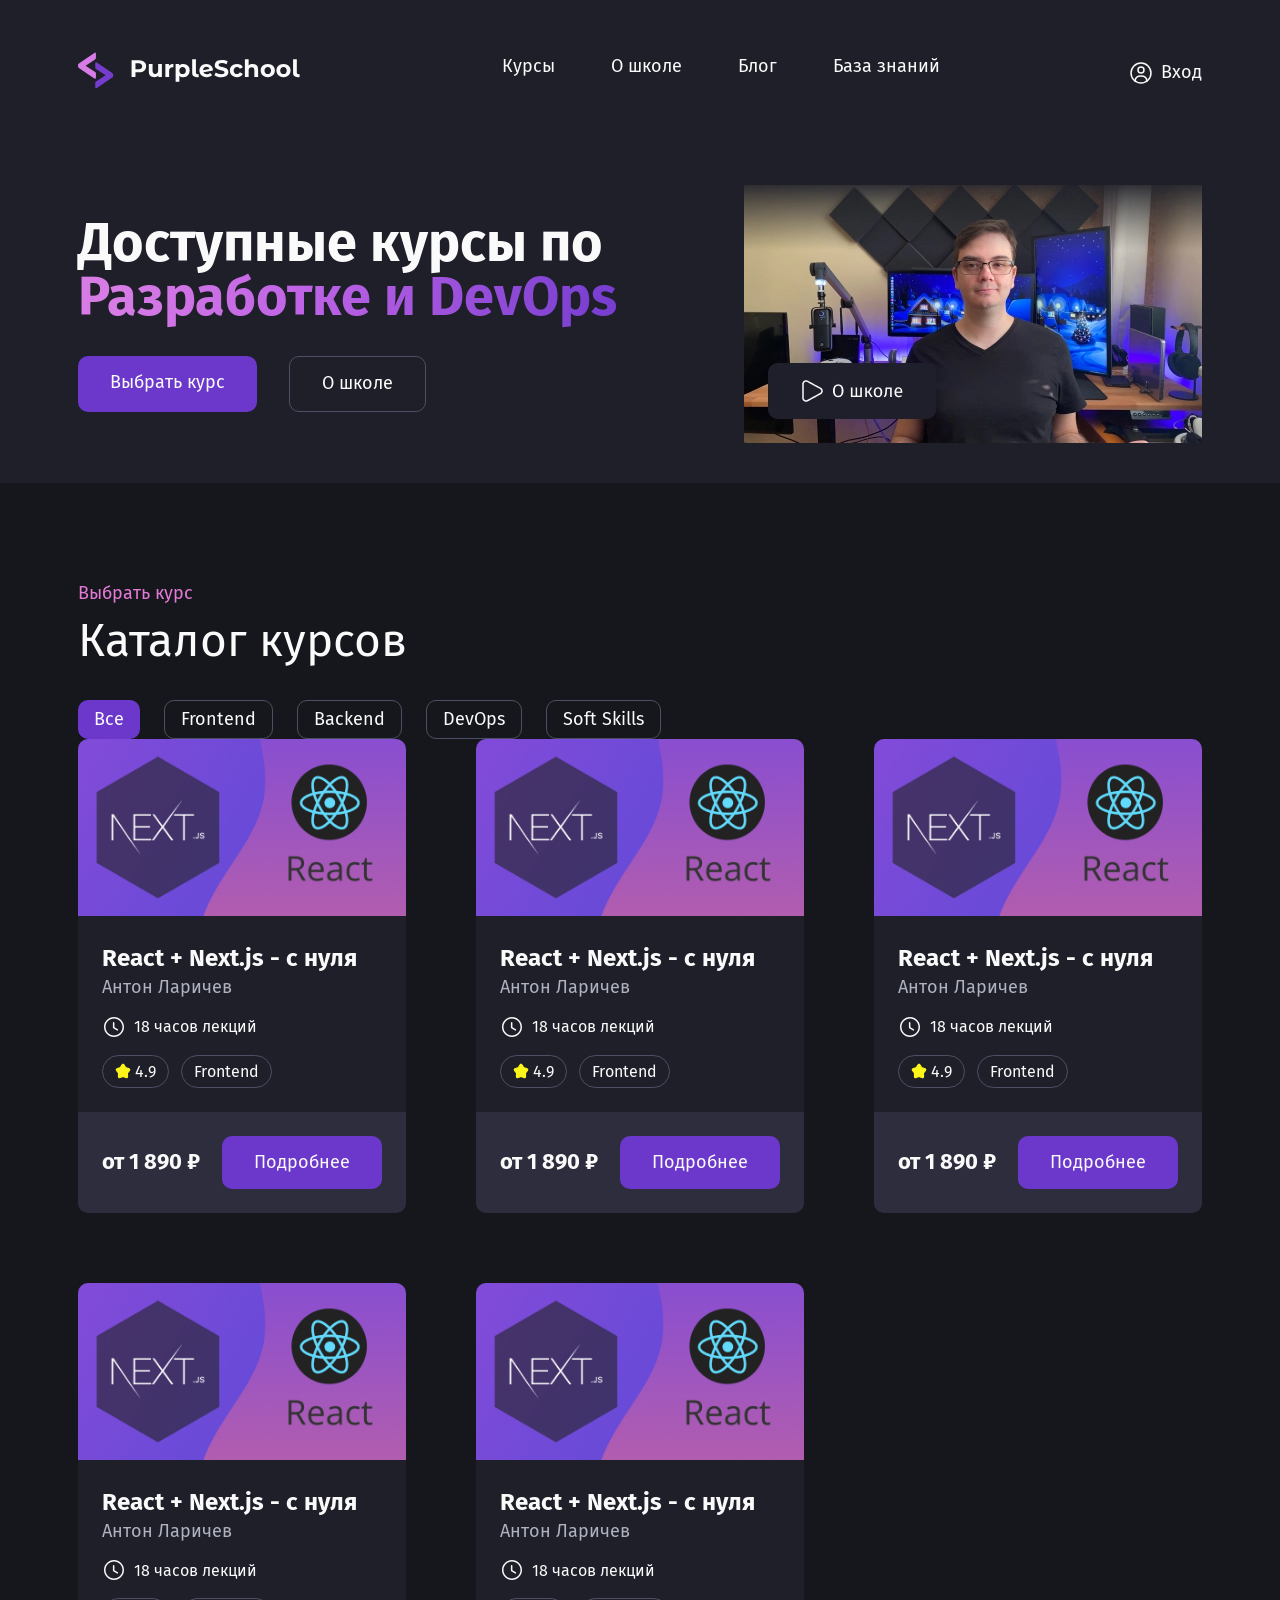
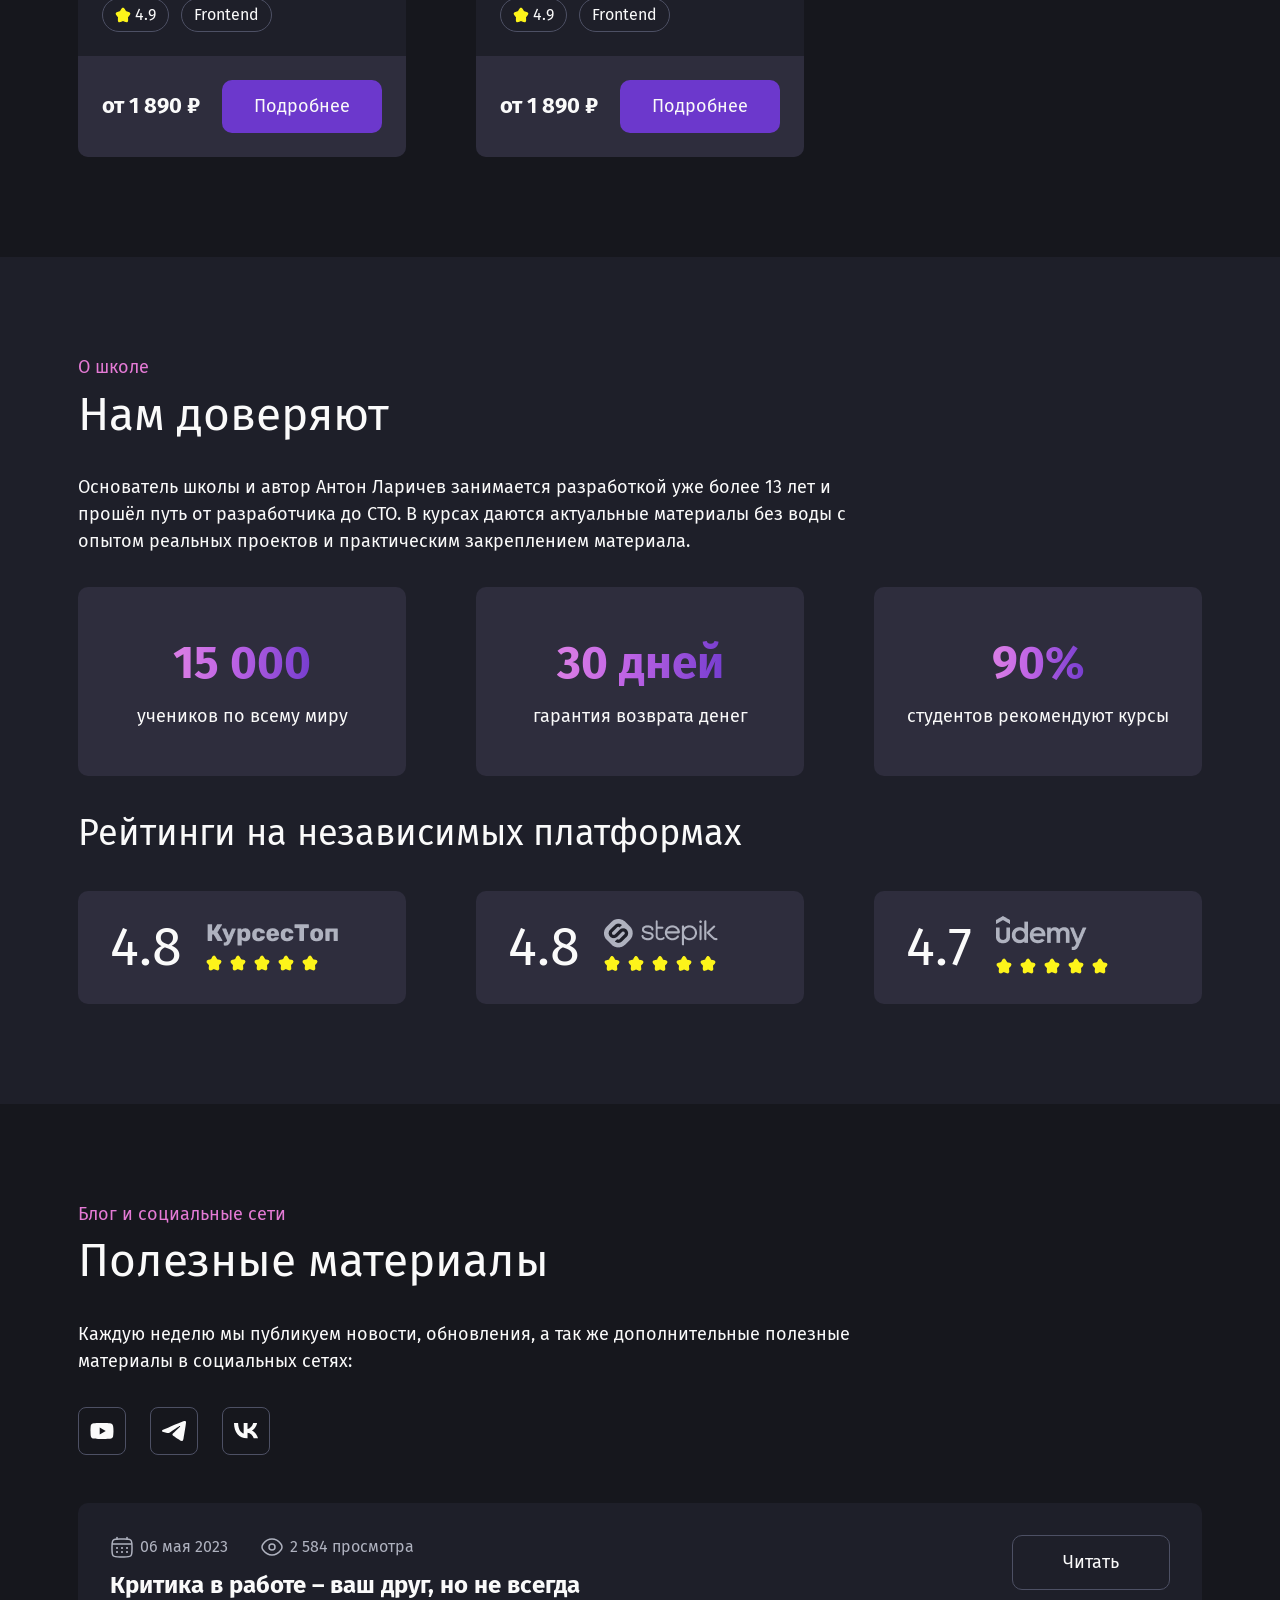
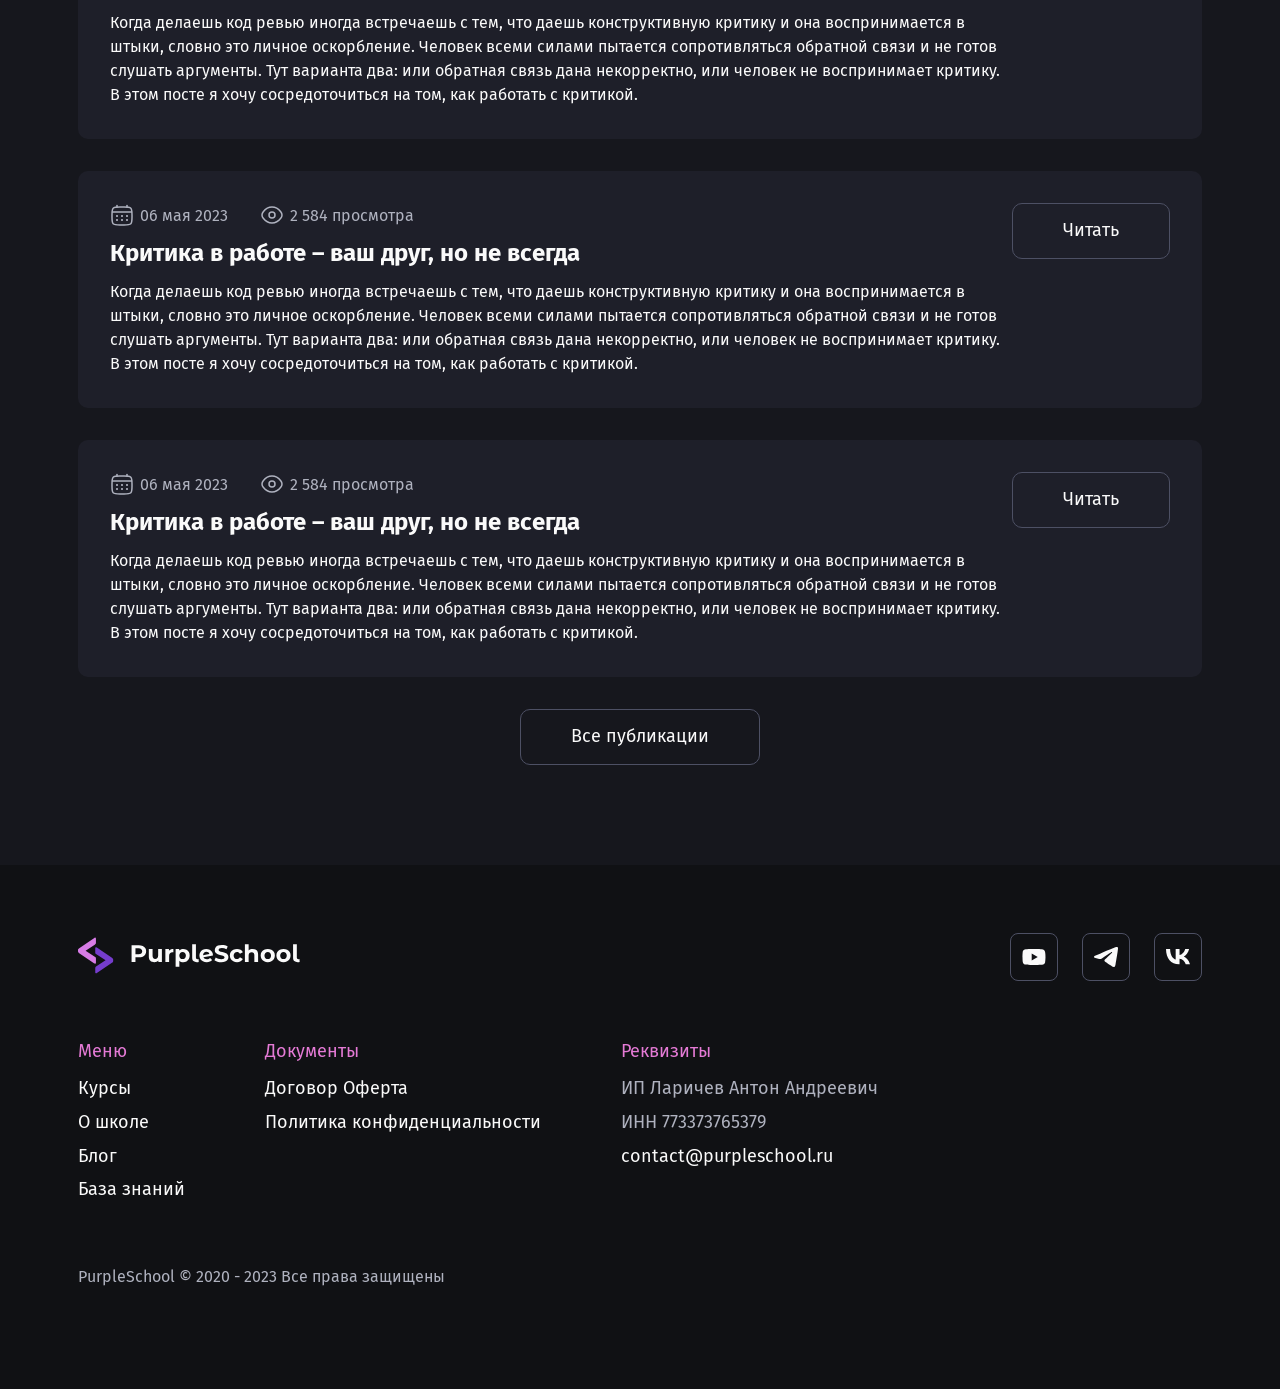
<file: PurpleSchool Landing/index.html>
<!DOCTYPE html>
<html lang="en">

<head>
    <meta charset="UTF-8">
    <meta name="viewport" content="width=device-width, initial-scale=1.0">
    <title>Лендинг школы</title>
    <link rel="preconnect" href="https://fonts.googleapis.com">
    <link rel="preconnect" href="https://fonts.gstatic.com" crossorigin>
    <link href="https://fonts.googleapis.com/css2?family=Fira+Sans:ital,wght@0,400;0,700;1,400;1,700&display=swap"
        rel="stylesheet">
    <link rel="stylesheet" href="styles/global.css">
    <link rel="stylesheet" href="styles/components.css">
    <link rel="stylesheet" href="styles/footer.css">
    <link rel="stylesheet" href="styles/header.css">
    <link rel="stylesheet" href="styles/page.css">
</head>

<body>
    <header class="header">
        <div class="header__wrapper">
            <a href="#">
                <img class="header__logo" src="images/logo.svg" alt="Логотип PurpleSchool">
            </a>
            <nav>
                <ul class="menu">
                    <li class="menu-footer__item menu-footer__item_active"><a href="#">Курсы</a></li>
                    <li class="menu-footer__item"><a href="#">О школе</a></li>
                    <li class="menu-footer__item"><a href="#">Блог</a></li>
                    <li class="menu-footer__item"><a href="#">База знаний</a></li>
                </ul>
            </nav>
            <a class="header__login" href="#">
                <img src="images/user.svg" alt="Аватар пользователя">
                <div>Вход</div>
            </a>
            <button class="header__mobile-menu-button">
                <img src="images/menu.svg" alt="Меню мобильного">
            </button>
        </div>
    </header>
    <main>
        <section class="section section_light">
            <div class="hero">
                <div class="hero__left">
                    <h1 class="hero__h1">Доступные курсы по <br><span class="hero__h1_gradient">Разработке и
                            DevOps</span>
                    </h1>
                    <div class="hero__cta">
                        <a class="button button_primary" href="#">Выбрать курс</a>
                        <a class="button button_ghost" href="#">О школе</a>
                    </div>
                </div>
                <img class="hero__right" src="images/video-preview.webp" alt="Превью видео">
            </div>
        </section>

        <section class="section">
            <div class="section__wrapper">
                <div class="heading">
                    <h2 class="heading__h2">Каталог курсов</h2>
                    <div class="heading__top">Выбрать курс</div>
                </div>
                <div class="chip__wrapper">
                    <button class="chip chip_active">Все</button>
                    <button class="chip">Frontend</button>
                    <button class="chip">Backend</button>
                    <button class="chip">DevOps</button>
                    <button class="chip">Soft Skills</button>
                </div>
                <div class="courses__wrapper">
                    <div class="card course-card">
                        <div class="course-card__top">
                            <img src="images/course-cover.png" alt="Обложка курса">
                        </div>
                        <div class="course-card__middle">
                            <div>
                                <h3 class="course-card__heading">React + Next.js - с нуля</h3>
                                <span class="course-card__author">Антон Ларичев</span>
                            </div>
                            <div class="course-card__time">18 часов лекций</div>
                            <div class="course-card__tags">
                                <span class="tag tag_favourite">4.9</span>
                                <span class="tag">Frontend</span>
                            </div>
                        </div>
                        <div class="course-card__bottom">
                            <div class="course-card__price">от 1 890 ₽</div>
                            <a class="button button_primary" href="#">Подробнее</a>
                        </div>
                    </div>
                    <div class="card course-card">
                        <div class="course-card__top">
                            <img src="images/course-cover.png" alt="Обложка курса">
                        </div>
                        <div class="course-card__middle">
                            <div>
                                <h3 class="course-card__heading">React + Next.js - с нуля</h3>
                                <span class="course-card__author">Антон Ларичев</span>
                            </div>
                            <div class="course-card__time">18 часов лекций</div>
                            <div class="course-card__tags">
                                <span class="tag tag_favourite">4.9</span>
                                <span class="tag">Frontend</span>
                            </div>
                        </div>
                        <div class="course-card__bottom">
                            <div class="course-card__price">от 1 890 ₽</div>
                            <a class="button button_primary" href="#">Подробнее</a>
                        </div>
                    </div>
                    <div class="card course-card">
                        <div class="course-card__top">
                            <img src="images/course-cover.png" alt="Обложка курса">
                        </div>
                        <div class="course-card__middle">
                            <div>
                                <h3 class="course-card__heading">React + Next.js - с нуля</h3>
                                <span class="course-card__author">Антон Ларичев</span>
                            </div>
                            <div class="course-card__time">18 часов лекций</div>
                            <div class="course-card__tags">
                                <span class="tag tag_favourite">4.9</span>
                                <span class="tag">Frontend</span>
                            </div>
                        </div>
                        <div class="course-card__bottom">
                            <div class="course-card__price">от 1 890 ₽</div>
                            <a class="button button_primary" href="#">Подробнее</a>
                        </div>
                    </div>
                    <div class="card course-card">
                        <div class="course-card__top">
                            <img src="images/course-cover.png" alt="Обложка курса">
                        </div>
                        <div class="course-card__middle">
                            <div>
                                <h3 class="course-card__heading">React + Next.js - с нуля</h3>
                                <span class="course-card__author">Антон Ларичев</span>
                            </div>
                            <div class="course-card__time">18 часов лекций</div>
                            <div class="course-card__tags">
                                <span class="tag tag_favourite">4.9</span>
                                <span class="tag">Frontend</span>
                            </div>
                        </div>
                        <div class="course-card__bottom">
                            <div class="course-card__price">от 1 890 ₽</div>
                            <a class="button button_primary" href="#">Подробнее</a>
                        </div>
                    </div>
                    <div class="card course-card">
                        <div class="course-card__top">
                            <img src="images/course-cover.png" alt="Обложка курса">
                        </div>
                        <div class="course-card__middle">
                            <div>
                                <h3 class="course-card__heading">React + Next.js - с нуля</h3>
                                <span class="course-card__author">Антон Ларичев</span>
                            </div>
                            <div class="course-card__time">18 часов лекций</div>
                            <div class="course-card__tags">
                                <span class="tag tag_favourite">4.9</span>
                                <span class="tag">Frontend</span>
                            </div>
                        </div>
                        <div class="course-card__bottom">
                            <div class="course-card__price">от 1 890 ₽</div>
                            <a class="button button_primary" href="#">Подробнее</a>
                        </div>
                    </div>
                </div>
            </div>
        </section>

        <section class="section section_light">
            <div class="section__wrapper trust-wrapper">
                <div class="trust-wrapper__top">
                    <div class="heading">
                        <h2 class="heading__h2">Нам доверяют</h2>
                        <div class="heading__top">О школе</div>
                    </div>
                    <p class="section__description">Основатель школы и автор Антон Ларичев занимается разработкой уже
                        более
                        13 лет и прошёл путь от разработчика до CTO. В
                        курсах даются актуальные материалы без воды с опытом реальных проектов и практическим
                        закреплением
                        материала.</p>
                </div>
                <div class="card card_light card_48x24 trust-wrapper__stat">
                    <div class="trust-wrapper__num">15 000</div>
                    <div class="trust-wrapper__desc">учеников по всему миру</div>
                </div>
                <div class="card card_light card_48x24 trust-wrapper__stat">
                    <div class="trust-wrapper__num">30 дней</div>
                    <div class="trust-wrapper__desc">гарантия возврата денег</div>
                </div>
                <div class="card card_light card_48x24 trust-wrapper__stat">
                    <div class="trust-wrapper__num">90%</div>
                    <div class="trust-wrapper__desc">студентов рекомендуют курсы</div>
                </div>
                <h3 class="trust-wrapper__h3">Рейтинги на независимых платформах</h3>
                <div class="card card_light card_24x32 trust-wrapper__rating">
                    <div class="trust-wrapper__rate">4.8</div>
                    <div><img src="images/coursetop.png" alt="Логотип КурсыТоп"></div>
                </div>
                <div class="card card_light card_24x32 trust-wrapper__rating">
                    <div class="trust-wrapper__rate">4.8</div>
                    <div><img src="images/stepik.png" alt="Логотип Степик"></div>
                </div>
                <div class="card card_light card_24x32 trust-wrapper__rating">
                    <div class="trust-wrapper__rate">4.7</div>
                    <div><img src="images/udemy.png" alt="Логотип udemy"></div>
                </div>
            </div>
        </section>

        <section class="section">
            <div class="section__wrapper">
                <div class="heading">
                    <h2 class="heading__h2">Полезные материалы</h2>
                    <div class="heading__top">Блог и социальные сети</div>
                </div>
                <p class="section__description">Каждую неделю мы публикуем новости, обновления, а так же дополнительные
                    полезные материалы в
                    социальных
                    сетях:</p>
                <div class="social-icons">
                    <a class="social-icons__icon" href="#"><img src="images/youtube.svg" alt="Ссылка на youtube"></a>
                    <a class="social-icons__icon" href="#"><img src="images/telegram.svg" alt="Ссылка на telegram"></a>
                    <a class="social-icons__icon" href="#"><img src="images/vk.svg" alt="Ссылка на VK"></a>
                </div>
                <div class="top-post">
                    <article class="post card">
                        <div class="post__content">
                            <div class="article-stat">
                                <div class="article-stat__date"><time datetime="2023-05-06">06 мая 2023</time></div>
                                <div class="article-stat__view">2 584 просмотра</div>
                            </div>
                            <h3 class="post__heading">Критика в работе – ваш друг, но не всегда</h3>
                            <div class="post__description">Когда делаешь код ревью иногда встречаешь с тем,
                                что
                                даешь конструктивную критику и она
                                воспринимается в штыки, словно
                                это личное оскорбление. Человек всеми силами пытается сопротивляться обратной связи и не
                                готов слушать аргументы. Тут
                                варианта два: или обратная связь дана некорректно, или человек не воспринимает критику.
                                В этом посте я хочу
                                сосредоточиться на том, как работать с критикой.</div>
                        </div>
                        <div>
                            <a class="button button_ghost button_article" href="#">Читать</a>
                        </div>
                    </article>
                    <article class="post card">
                        <div class="post__content">
                            <div class="article-stat">
                                <div class="article-stat__date"><time datetime="2023-05-06">06 мая 2023</time></div>
                                <div class="article-stat__view">2 584 просмотра</div>
                            </div>
                            <h3 class="post__heading">Критика в работе – ваш друг, но не всегда</h3>
                            <div class="post__description">Когда делаешь код ревью иногда встречаешь с тем,
                                что
                                даешь конструктивную критику и она
                                воспринимается в штыки, словно
                                это личное оскорбление. Человек всеми силами пытается сопротивляться обратной связи и не
                                готов слушать аргументы. Тут
                                варианта два: или обратная связь дана некорректно, или человек не воспринимает критику.
                                В этом посте я хочу
                                сосредоточиться на том, как работать с критикой.</div>
                        </div>
                        <div>
                            <a class="button button_ghost button_article" href="#">Читать</a>
                        </div>
                    </article>
                    <article class="post card">
                        <div class="post__content">
                            <div class="article-stat">
                                <div class="article-stat__date"><time datetime="2023-05-06">06 мая 2023</time></div>
                                <div class="article-stat__view">2 584 просмотра</div>
                            </div>
                            <h3 class="post__heading">Критика в работе – ваш друг, но не всегда</h3>
                            <div class="post__description">Когда делаешь код ревью иногда встречаешь с тем,
                                что
                                даешь конструктивную критику и она
                                воспринимается в штыки, словно
                                это личное оскорбление. Человек всеми силами пытается сопротивляться обратной связи и не
                                готов слушать аргументы. Тут
                                варианта два: или обратная связь дана некорректно, или человек не воспринимает критику.
                                В этом посте я хочу
                                сосредоточиться на том, как работать с критикой.</div>
                        </div>
                        <div>
                            <a class="button button_ghost button_article" href="#">Читать</a>
                        </div>
                    </article>
                    <a class="button button_ghost button_article" href="#">Все публикации</a>
                </div>
            </div>
        </section>

    </main>
    <footer class="footer">
        <div class="footer__wraper">
            <div class="footer__top">
                <div>
                    <img class="footer__logo" src="images/logo.svg" alt="Логотип PurpleSchool">
                </div>
                <div class="social-icons">
                    <a class="social-icons__icon" href="#"><img src="images/youtube.svg" alt="Ссылка на youtube"></a>
                    <a class="social-icons__icon" href="#"><img src="images/telegram.svg" alt="Ссылка на telegram"></a>
                    <a class="social-icons__icon" href="#"><img src="images/vk.svg" alt="Ссылка на VK"></a>
                </div>
            </div>

            <nav class="footer__middle">
                <div class="footer__menu">
                    <h2 class="footer__title">Меню</h2>
                    <ul class="menu-footer__list">
                        <li class="menu-footer__item"><a href="#">Курсы</a></li>
                        <li class="menu-footer__item"><a href="#">О школе</a></li>
                        <li class="menu-footer__item"><a href="#">Блог</a></li>
                        <li class="menu-footer__item"><a href="#">База знаний</a></li>
                    </ul>
                </div>

                <div class="footer__menu">
                    <h2 class="footer__title">Документы</h2>
                    <ul class="menu-footer__list">
                        <li class="menu-footer__item"><a href="#">Договор Оферта</a></li>
                        <li class="menu-footer__item"><a href="#">Политика конфиденциальности</a></li>
                    </ul>
                </div>

                <div class="footer__menu">
                    <h2 class="footer__title">Реквизиты</h2>
                    <ul class="menu-footer__list">
                        <li class="menu-footer__item">ИП Ларичев Антон Андреевич</li>
                        <li class="menu-footer__item">ИНН 773373765379</li>
                        <li class="menu-footer__item"><a
                                href="mailto:contact@purpleschool.ru">contact@purpleschool.ru</a></li>
                    </ul>
                </div>
            </nav>

            <div class="footer__bottom">
                PurpleSchool © 2020 - 2023 Все права защищены
            </div>
        </div>
    </footer>
</body>

</html>
</file>
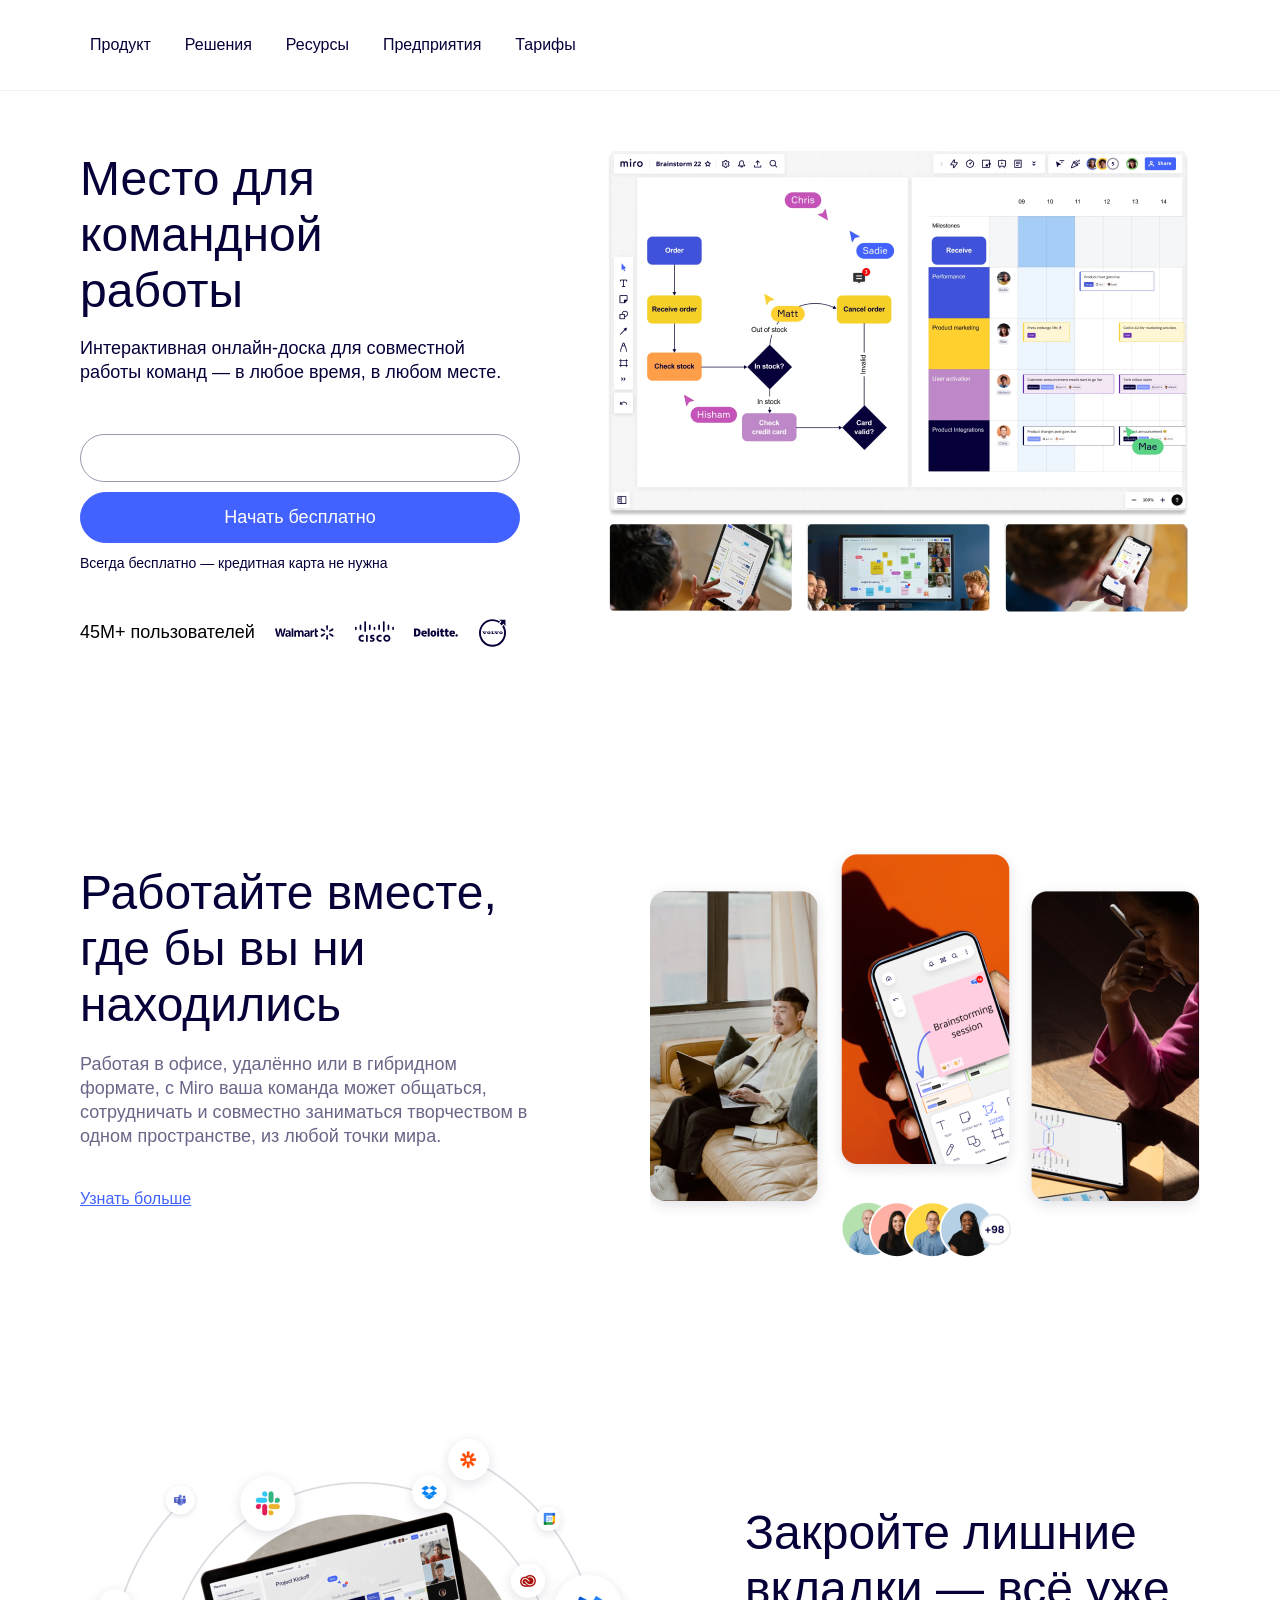
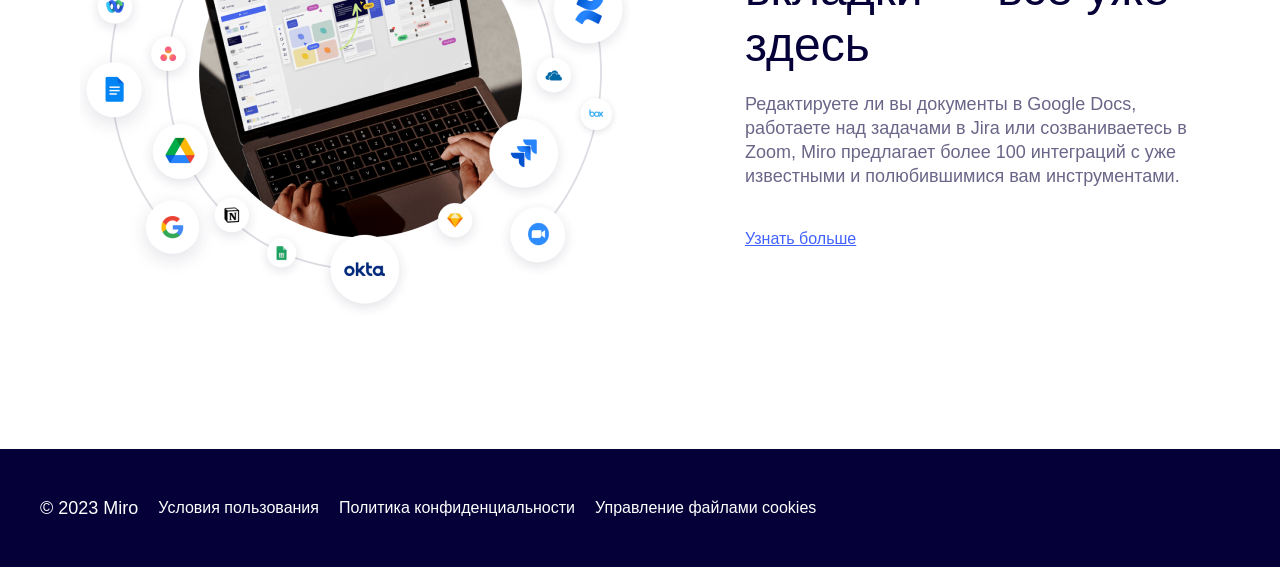
<file: Проект Miro/index.html>
<!DOCTYPE html>
<html lang="ru">

<head>
    <meta charset="UTF-8">
    <meta name="viewport" content="width=device-width, initial-scale=1.0">
    <link rel="stylesheet" href="stylemiro.css">
    <title>Главная Miro</title>
</head>

<body>
    <header class="header">
        <nav>
            <ul class="header_list">
                <li><a href="#no_scroll" class="header_list_item">Продукт</a></li>
                <li><a href="#no_scroll" class="header_list_item">Решения</a></li>
                <li><a href="#no_scroll" class="header_list_item">Ресурсы</a></li>
                <li><a href="#no_scroll" class="header_list_item">Предприятия</a></li>
                <li><a href="#no_scroll" class="header_list_item">Тарифы</a></li>
            </ul>
        </nav>
    </header>
    <main>
        <section class="section_hero">
            <div class="section-container">
                <h1 class="section_hero_h1">Место для <br>командной<br> работы</h1>
                <p class="heroText">Интерактивная онлайн-доска для совместной работы команд — в любое время, в любом
                    месте.
                </p>
                <form action="#" method="get">
                    <input type="email" name="email" id="email">
                    <button type="submit" id="heroButton">Начать бесплатно</button>
                </form>
                <p>Всегда бесплатно — кредитная карта не нужна</p>
                <div class="container-logos">
                    <p>45M+ пользователей</p>
                    <img src="./img/Walmart.svg" alt="Walmart">
                    <img src="./img/Cisco.svg" alt="Cisco">
                    <img src="./img/Deloitte.svg" alt="Deloitte">
                    <img src="./img/Volvo.svg" alt="Volvo">
                </div>
            </div>
            <div>
                <img src="./img/headerimage-without-text 1.png" alt="Презентация онлайн доски">
            </div>
        </section>


        <section class="main-section">
            <div class="section-container">
                <h2 class="section_h2">Работайте вместе, где бы вы ни находились</h2>
                <p class="section_p">Работая в офисе, удалённо или в гибридном формате, с Miro ваша команда может
                    общаться, сотрудничать и
                    совместно
                    заниматься творчеством в одном пространстве, из любой точки мира.</p>
                <a href="#no_scroll" class="section_a">Узнать больше</a>
            </div>
            <div>
                <img src="./img/rabotay-vezde.png" alt="Доступность Miro везде и на любом устройстве">
            </div>
        </section>


        <section class="main-section row-reverse">
            <div class="section-container">
                <h2 class="section_h2">Закройте лишние вкладки — всё уже здесь</h2>
                <p class="section_p">Редактируете ли вы документы в Google Docs, работаете над задачами в Jira или
                    созваниваетесь в Zoom, Miro
                    предлагает
                    более 100 интеграций с уже известными и полюбившимися вам инструментами.</p>
                <a href="#no_scroll" class="section_a">Узнать больше</a>
            </div>
            <div>
                <img src="./img/mnozhestvo-integratsiy.png" alt="Большое количество интеграций с разными сервисами">
            </div>
        </section>

        <!-- <section>
            <h2>Создан для всех типов команд</h2>
            <ul class="section_list">
                <li>Создавайте вайрфреймы</li>
                <li>Подключайте заказчиков к процессу дизайна</li>
                <li>Проводите вовлекающие дизайн-воркшопы</li>
            </ul>
        </section> -->
    </main>
    <footer>
        <div class="footer-div">
            <p>&#169; 2023 Miro</p>
            <a href="#no_scroll" class="footer_link">Условия пользования</a>
            <a href="#no_scroll" class="footer_link">Политика конфиденциальности</a>
            <a href="#no_scroll" class="footer_link">Управление файлами cookies</a>
        </div>
    </footer>
</body>

</html>
</file>
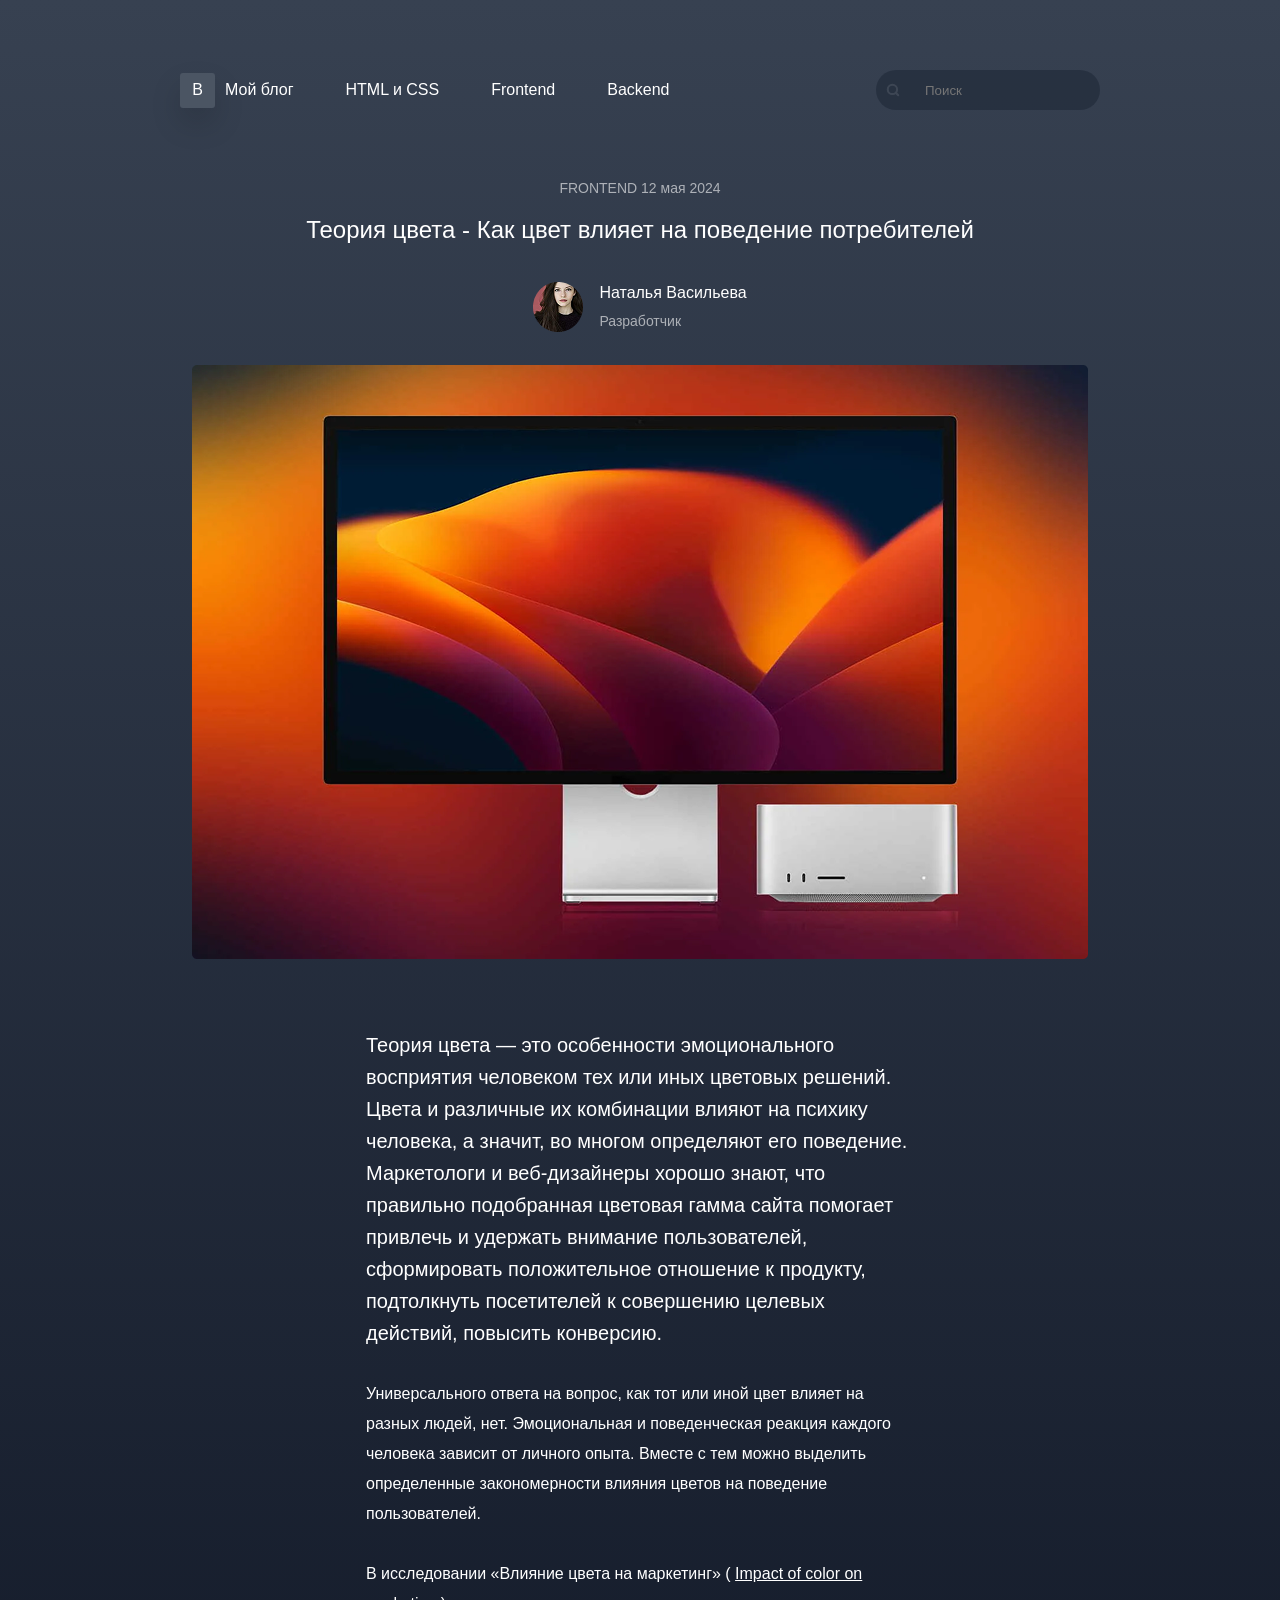
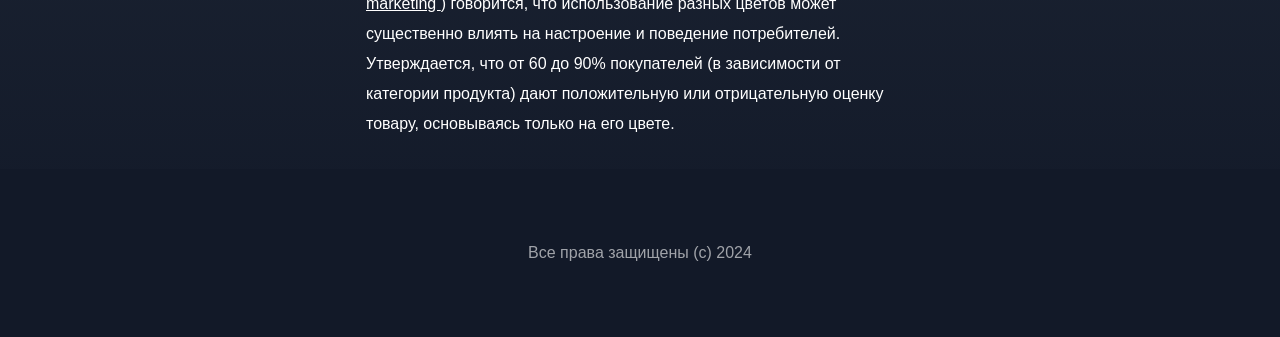
<file: 1-blog/blogpage.html>
<!DOCTYPE html>
<html lang="ru">

<head>
    <meta charset="UTF-8">
    <meta name="viewport" content="width=device-width, initial-scale=1.0">
    <link rel="stylesheet" href="styleblog.css">
    <title>Страница блога | ДЗ PurpleSchool1</title>
</head>

<body>
    <header class="header">
        <nav class="header-nav">
            <ul class="header-nav-ul">
                <li>
                    <div class="avatar-img">В</div>
                    <a href="#no_scroll" class="header-nav-ul-li">Мой блог</a>
                </li>
                <li><a href="#no_scroll" class="header-nav-ul-li">HTML и CSS</a></li>
                <li><a href="#no_scroll" class="header-nav-ul-li">Frontend</a></li>
                <li><a href="#no_scroll" class="header-nav-ul-li">Backend</a></li>
            </ul>
            <form action="" method="get">
                <input type="search" placeholder="Поиск" class="header-form-search">
            </form>
        </nav>
    </header>
    <main>
        <article class="article">
            <header class="article-header">
                <div class="article-header-div">
                    <a class="article-header-div-a" href="#">FRONTEND</a> <time datetime="2024-05-12">12 мая
                        2024</time></span>
                </div>
                <h1 class="article-h1">Теория цвета - Как цвет влияет на поведение потребителей</h1>
                <address class="article-header-address">
                    <img src="./img/Ellipse 1.png" alt="Автор статьи" width="50" height="50">
                    <div class="author-div">
                        <span class="article-header-spanAuthor">Наталья Васильева</span>
                        <span class="article-header-spanPost">Разработчик</span>
                    </div>
                </address>
            </header>

            <section class="article-section">
                <img src="./img/Rectangle 181.png" alt="Главная картинка статьи" class="article-img">
                <p class="article-section-p-Intro">Теория цвета — это особенности эмоционального восприятия человеком
                    тех или иных
                    цветовых решений.
                    Цвета и
                    различные их комбинации влияют на психику человека, а значит, во многом определяют его поведение.
                    Маркетологи и веб-дизайнеры хорошо знают, что правильно подобранная цветовая гамма сайта помогает
                    привлечь и удержать внимание пользователей, сформировать положительное отношение к продукту,
                    подтолкнуть
                    посетителей к совершению целевых действий, повысить конверсию.</p>
                <p class="article-p">Универсального ответа на вопрос, как тот или иной цвет влияет на разных людей, нет.
                    Эмоциональная и
                    поведенческая реакция каждого человека зависит от личного опыта. Вместе с тем можно выделить
                    определенные закономерности влияния цветов на поведение пользователей.</p>
                <p class="article-p">В исследовании «Влияние цвета на маркетинг» (
                    <a href="https://www.researchgate.net/publication/235320162_Impact_of_color_on_marketing"
                        target="_blank">
                        Impact of color on marketing
                    </a>
                    ) говорится, что использование разных цветов может существенно влиять на настроение и поведение
                    потребителей. Утверждается, что от 60 до 90% покупателей (в зависимости от категории продукта) дают
                    положительную или отрицательную оценку товару, основываясь только на его цвете.
                </p>
            </section>

        </article>
    </main>
    <footer class="footer">
        <p class="footer-p">Все права защищены (c) 2024</p>
    </footer>
</body>

</html>
</file>
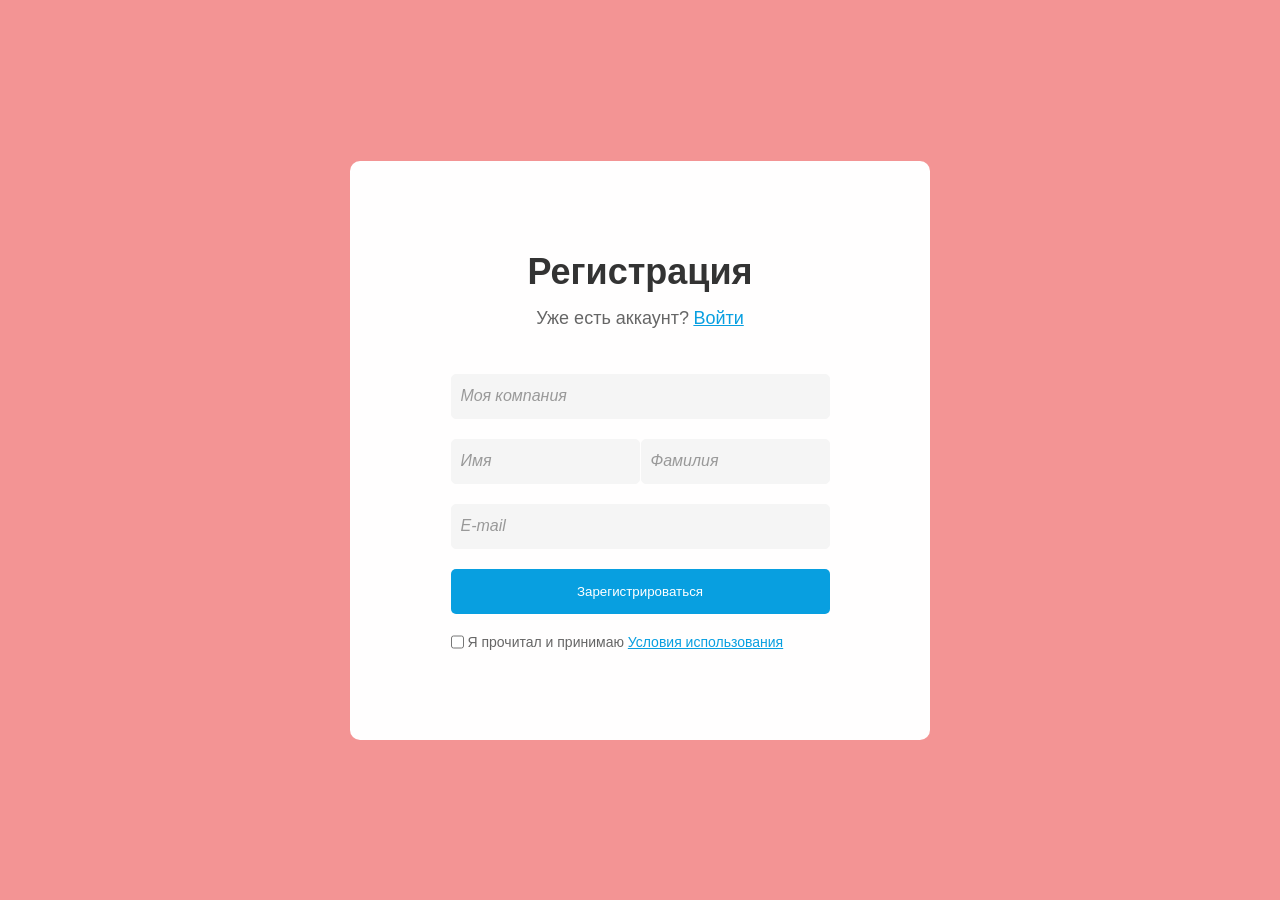
<file: 2-Form/formpage.html>
<!DOCTYPE html>
<html lang="en">

<head>
    <meta charset="UTF-8">
    <meta name="viewport" content="width=device-width, initial-scale=1.0">
    <link rel="stylesheet" href="styleformpage.css">
    <title>Simple Form</title>
</head>

<body>
    <main>
        <section class="main-section">
            <h1>Регистрация</h1>
            <div class="main-section-div">
                <span>Уже есть аккаунт?</span>
                <span><a href="#">Войти</a></span>
            </div>
            <form action="#" method="post" class="main-section-form">
                <input class="main-section-form-inputtext" type="text" name="company" placeholder="Моя компания">
                <div class="form-row">
                    <input class="main-section-form-inputtext" type="text" name="firstName" placeholder="Имя">
                    <input class="main-section-form-inputtext" type="text" name="lastName" placeholder="Фамилия">
                </div>
                <input class="main-section-form-inputtext" type="email" name="email" placeholder="E-mail">
                <button class="main-section-form-button" type="submit">Зарегистрироваться</button>
                <div class="form-row">
                    <input type="checkbox" name="agreement" id="agreement">
                    <label for="agreement">Я прочитал и принимаю <a href="#">Условия использования</a></label>
                </div>
            </form>
        </section>
    </main>
</body>

</html>
</file>
<file: PurpleSchool Landing/styles/global.css>
:root {
    --color-text: #FAFAFA;
    --color-primary: #6c38cc;
    --color-secondary: #e47ad5;
    --color-link-hover: #afb2bf;
    --color-bg: #16171d;
    --color-bg-dark: #101114;
    --color-bg-medium: #1e1f29;
    --color-bg-light: #2e2d3d;
    --color-bg-primary-hover: #481b9c;
    --color-stroke: #4d5064;

    --gradient: linear-gradient(93.33deg, #d77be5 7.87%, #be63e5 42.35%, #6c38cc 107.28%);

    --border-rad-8: 8px;
    --border-rad-10: 10px;
    --border-rad-17: 17px;
    --layout-width: 1172px
}

* {
    font-family: "Fira Sans", sans-serif;
    box-sizing: border-box;
}

html {
    -webkit-font-smoothing: antialiased;
    -moz-osx-font-smoothing: grayscale;
    text-rendering: optimizeLegibility;
}

body {
    background-color: var(--color-bg);
    margin: 0;
    font-family: var(--font-family);
    font-weight: 400;
    font-style: normal;
}

a {
    text-decoration: none;
}

p {
    font-size: 18px;
    line-height: 150%;
    color: var(--color-text);
}
</file>
<file: PurpleSchool Landing/styles/components.css>
/* Section */

.section_light {
    background-color: var(--color-bg-medium);
}

.section__wrapper {
    max-width: var(--layout-width);
    margin: 0 auto;
    padding: 100px 24px;
}

@media (max-width: 480px) {
    .section__wrapper {
        padding: 32px 24px;
    }
}

/* Button */

.button {
    border-radius: var(--border-rad-10);
    padding: 16px 32px;
    color: var(--color-text);
    background: none;
    border: none;
    font-weight: 400;
    font-size: 18px;
    line-height: 120%;
    text-align: center;
}

.button_primary {
    background: var(--color-primary);
}

.button_primary:hover {
    background: var(--color-primary-hover);
}

.button_ghost {
    border: 1px solid var(--color-stroke);
}

.button_ghost:hover {
    background: var(--color-bg-light);
}

.button_article {
    padding: 16px 50px;
    display: block;
}

@media (max-width: 640px) {
    .button {
        padding: 12px 24px;
    }
}

/* Social */

.social-icons {
    display: flex;
    gap: 24px;
}

.social-icons__icon {
    padding: 11px;
    border: 1px solid var(--color-stroke);
    border-radius: var(--border-rad-8);
    width: 48px;
    height: 48px;
}

.social-icons__icon:hover {
    background: var(--color-bg-light);
}

/* Headling */

.heading {
    display: flex;
    flex-direction: column-reverse;
    margin-bottom: 32px;
    gap: 8px;
}

.heading__top {
    font-size: 18px;
    line-height: 120%;
    color: var(--color-secondary);
}

.heading__h2 {
    font-weight: 400;
    font-size: 46px;
    line-height: 120%;
    color: var(--color-text);
    margin: 0;
}

.section__description {
    margin-bottom: 32px;
    max-width: 787px;
}

@media (max-width: 480px) {
    .heading {
        margin-bottom: 24px;
    }

    .heading__h2 {
        font-size: 34px;
    }

    .section__description {
        margin-bottom: 16px;
    }
}

/* Card */

.card {
    background: var(--color-bg-medium);
    border-radius: var(--border-rad-10);
}

.card_light {
    background: var(--color-bg-light);
}

.card_48x24 {
    padding: 48px 24px;
}

.card_24x32 {
    padding: 24px 32px;
}

.course-card {
    color: var(--color-text);
}

.course-card__tags {
    display: flex;
    gap: 12px;
}

.course-card__top img {
    width: 100%;
    border-radius: var(--border-rad-10) var(--border-rad-10) 0 0;
}

.course-card__middle {
    padding: 24px;
    display: flex;
    flex-direction: column;
    gap: 16px;
}

.course-card__heading {
    font-weight: 700;
    font-size: 24px;
    line-height: 120%;
    margin: 0;
    margin-bottom: 4px;
}

.course-card__author {
    font-size: 18px;
    line-height: 120%;
    color: var(--color-link-hover);
}

.course-card__time {
    display: flex;
    align-items: center;
    font-size: 16px;
    line-height: 120%;
}

.course-card__time::before {
    content: "";
    background: url(../images/Time-Circle.svg) no-repeat center;
    width: 24px;
    height: 24px;
    margin-right: 8px;
}

.course-card__bottom {
    display: flex;
    justify-content: space-between;
    align-items: center;
    padding: 24px;
    background-color: var(--color-bg-light);
    border-radius: 0 0 var(--border-rad-10) var(--border-rad-10);
}

.course-card__price {
    font-weight: 700;
    font-size: 22px;
    line-height: 120%;
    color: var(--color-text);
}

/* Article stat */

.article-stat {
    display: flex;
    gap: 32px;
}

.article-stat__date,
.article-stat__view {
    display: flex;
    align-items: center;
    font-size: 16px;
    line-height: 120%;
    color: var(--color-link-hover);
}

.article-stat__date::before {
    content: "";
    background: url(../images/calendar.svg) no-repeat center;
    width: 24px;
    height: 24px;
    margin-right: 6px;
}

.article-stat__view::before {
    content: "";
    background: url(../images/Eye.svg) no-repeat center;
    width: 24px;
    height: 24px;
    margin-right: 6px;
}

@media (max-width: 480px) {
    .article-stat {
        gap: 16px;
    }

    .article-stat__date,
    .article-stat__view {
        font-size: 14px;
        line-height: 128%;
    }
}

/* Chip */

.chip {
    padding: 8px 16px;
    font-size: 18px;
    line-height: 120%;
    text-align: center;
    color: var(--color-text);
    background: none;
    border: 1px solid var(--color-stroke);
    border-radius: var(--border-rad-10);
    cursor: pointer;
}

.chip:hover {
    background-color: var(--color-bg-light);
}

.chip_active {
    background-color: var(--color-primary);
    border: none;
}

.chip_active:hover {
    background-color: var(--color-bg-primary-hover);
}

/* Tags */

.tag {
    display: flex;
    align-items: center;
    gap: 4px;
    font-size: 16px;
    line-height: 120%;
    text-align: center;
    padding: 6px 12px;
    border: 1px solid var(--color-stroke);
    border-radius: var(--border-rad-17);
}

.tag_favourite::before {
    display: inline-block;
    content: "";
    background: url(../images/Star.svg) no-repeat center;
    width: 16px;
    height: 16px;
    vertical-align: text-top;
}
</file>
<file: PurpleSchool Landing/styles/footer.css>
.footer {
    background-color: var(--color-bg-dark);
}

.footer__wraper {
    max-width: var(--layout-width);
    margin: 0 auto;
    padding: 60px 24px 100px;
}

.footer__top {
    display: flex;
    justify-content: space-between;
    align-items: center;
    margin-bottom: 36px;
    gap: 24px;
}

.footer__middle {
    display: flex;
    gap: 24px 80px;
    margin-bottom: 48px;
}

.footer__title {
    font-size: 18px;
    font-weight: 400;
    color: var(--color-secondary);
}

.menu-footer__list {
    list-style: none;
    padding: 0px;
}

.menu-footer__item {
    color: var(--color-link-hover);
    font-weight: 400;
    font-size: 18px;
    line-height: 120%;
    margin-bottom: 12px;
}

.menu-footer__item a {
    color: var(--color-text);
}

.menu-footer__item:hover a {
    color: var(--color-link-hover);
}

.footer__bottom {
    font-size: 16px;
    line-height: 150%;
    color: var(--color-link-hover);
}

@media (max-width: 860px) {
    .footer__middle {
        flex-direction: column;
        margin-bottom: 24px;
    }
}

@media (max-width: 640px) {
    .footer__top {
        flex-direction: column;
        align-items: normal;
    }
}
</file>
<file: PurpleSchool Landing/styles/header.css>
/* Header */

.header {
    background-color: var(--color-bg-medium);
}

.header__wrapper {
    max-width: var(--layout-width);
    margin: 0 auto;
    display: flex;
    justify-content: space-between;
    align-items: center;
    padding: 40px 24px;
}

.header__login {
    display: flex;
    gap: 8px;
    align-items: center;
    font-weight: 400;
    font-size: 18px;
    line-height: 120%;
    color: var(--color-text);
    cursor: pointer;
}

.header__login:hover {
    color: var(--color-link-hover);
}

.header__mobile-menu-button {
    display: none;
    background: none;
    border: none;
    cursor: pointer;
}

@media (max-width: 960px) {
    .header__login {
        display: none;
    }

    .header__mobile-menu-button {
        display: block;
    }
}

@media (max-width: 640px) {
    .header__wrapper {
        padding: 30px 24px;
    }
}

@media (max-width: 480px) {
    .header__logo {
        width: 174px;
    }
}

/* Menu */

.menu {
    list-style: none;
    display: flex;
    gap: 56px;
    padding: 0;
    margin: 0;
}

.menu__item {
    padding: 8px 16px;
    cursor: pointer;
}

.menu__item a {
    color: var(--color-text);
    font-weight: 400;
    font-size: 18px;
    line-height: 120%;
}

.menu__item:hover a {
    color: var(--color-link-hover);
}

.menu__item_active {
    border: 1px solid #4d5064;
    border-radius: var(--border-rad-8);
}

@media (max-width: 960px) {
    .menu {
        display: none;
    }
}
</file>
<file: PurpleSchool Landing/styles/page.css>
.hero {
    max-width: var(--layout-width);
    margin: 0 auto;
    display: flex;
    justify-content: space-between;
    align-items: center;
    padding: 40px 24px;
}

.hero__left {
    display: flex;
    flex-direction: column;
    gap: 32px;
}

.hero__h1 {
    margin: 0;
    font-weight: 700;
    font-size: 54px;
    line-height: 100%;
    color: var(--color-text);
}

.hero__h1_gradient {
    background: var(--gradient);
    background-clip: text;
    -webkit-background-clip: text;
    -webkit-text-fill-color: transparent;
}

.hero__cta {
    display: flex;
    gap: 32px;
}

.chip__wrapper {
    display: flex;
    gap: 24px;
    text-wrap: nowrap;
    overflow: auto;
}

.courses__wrapper {
    display: grid;
    grid-template-columns: repeat(auto-fit, minmax(317px, 1fr));
    gap: 70px;
}

.trust-wrapper {
    display: grid;
    grid-template-columns: [start] repeat(3, 1fr) [end];
    gap: 0 70px;
}

.trust-wrapper__top {
    grid-column: start / end;
}

.trust-wrapper__stat {
    display: flex;
    flex-direction: column;
    gap: 16px;
    align-items: center;
}

.trust-wrapper__num {
    font-weight: 700;
    font-size: 46px;
    line-height: 120%;
    background: var(--gradient);
    background-clip: text;
    -webkit-background-clip: text;
    -webkit-text-fill-color: transparent;
}

.trust-wrapper__desc {
    font-size: 18px;
    line-height: 120%;
    color: var(--color-text)
}

.trust-wrapper__h3 {
    grid-column: start / end;
    font-weight: 400;
    font-size: 36px;
    line-height: 120%;
    color: var(--color-text)
}

.trust-wrapper__rating {
    display: flex;
    align-items: center;
    gap: 24px;
}

.trust-wrapper__rate {
    font-size: 54px;
    line-height: 120%;
    color: var(--color-text);
}

@media (max-width: 1200px) {
    .hero {
        flex-direction: column;
        gap: 25px;
    }

    .hero__h1 {
        text-align: center;
    }

    .hero__cta {
        justify-content: center;
    }

    .trust-wrapper {
        grid-template-columns: [start] 1fr 1fr [end];
    }
}

@media (max-width: 640px) {
    .hero {
        padding: 0 24px;
    }

    .hero__h1 {
        font-size: 30px;
        line-height: 120%;
    }

    .hero__right {
        width: 100%;
    }
}

@media (max-width: 480px) {
    .hero__cta {
        gap: 16px;
    }
}

/* Post */
.top-post {
    display: flex;
    flex-direction: row;
    flex-wrap: wrap;
    justify-content: center;
    gap: 32px;
    margin-top: 48px;
}

.post {
    display: flex;
    padding: 32px;
    justify-content: space-between;
}

.post__content {
    display: flex;
    flex-direction: column;
    gap: 12px;
}

.post__heading {
    font-weight: 700;
    font-size: 24px;
    line-height: 120%;
    color: var(--color-text);
    margin: 0;
}

.post__description {
    font-size: 16px;
    line-height: 150%;
    color: var(--color-text);
}

@media (max-width: 860px) {
    .top-post {
        gap: 24px;
    }

    .post {
        flex-direction: column;
        gap: 16px;
    }

    .button_article {
        width: 100%;
    }
}

@media (max-width: 480px) {
    .top-post {
        margin-top: 24px;
    }

    .post {
        padding: 24px 16px;
    }

    .post__heading {
        font-size: 21px;
    }
}
</file>
<file: Проект Miro/stylemiro.css>
* {
    margin: 0;
    box-sizing: border-box;
    font-family: 'Roboto', sans-serif;
}

nav {
    max-width: 1200px;
    margin: auto;
}

main {
    padding: 0px 40px;
}

h1,
h2 {
    font-size: 48px;
    font-weight: 400;
    color: #050038;
    line-height: 56px;
}

p {
    line-height: 24px;
    font-weight: 400;
    font-size: 18px;
}

a {
    font-weight: 400;
    font-size: 16px;
    line-height: 24px;
    text-decoration: none;
}

section {
    max-width: 1200px;
    margin: 0 auto;
    margin-bottom: 120px;
    padding: 0 40px;
}

form {
    display: flex;
    flex-flow: column wrap;
    gap: 10px;
    margin-bottom: 8px;
}

form+p {
    font-size: 14px;
    color: #050038;
}

footer {
    background-color: #050038;
    color: #fff;
    padding: 47px 40px
}

.header {
    margin-bottom: 60px;
    border-bottom: 1px solid #f0f0f0;
}

.header_list {
    display: flex;
    flex-flow: row wrap;
    list-style: none;
    padding: 33px 50px;
    gap: 34px;
}

.header_list_item {
    color: #050038;
}

.section_hero {
    display: flex;
    gap: 76px;
}

.section_hero_h1 {
    margin-bottom: 17px;
}

.section-container {
    display: flex;
    flex-flow: column wrap;
    justify-content: center;
}

.heroText {
    color: #050038;
    margin: 0px 0px 50px 0px;
}

#email {
    border: 1px solid #9b99af;
    border-radius: 32px;
    width: 440px;
    height: 48px;
}

#heroButton {
    border: 1px solid #4262ff;
    border-radius: 32px;
    width: 440px;
    height: 51px;
    background-color: #4262ff;
    padding: 10px;
    color: #fff;
    font-size: 18px;
    transition: background-color 1s;
}

#heroButton:hover {
    background-color: #162da1;
    cursor: pointer;
}

.container-logos {
    margin-top: 40px;
    display: flex;
    flex-direction: row;
    flex-wrap: wrap;
    align-items: center;
    gap: 20px;
}

.main-section {
    display: flex;
    flex-flow: row nowrap;
    gap: 115px;
}

.section_h2 {
    margin-bottom: 19px;
}

.section_p {
    color: #696688;
    margin-bottom: 39px;
}

.section_a {
    color: #4262ff;
    text-decoration: underline;
}

.section_list {
    list-style: none;
    font-size: 18px;
    line-height: 24px;
    color: #05003860;
}

.section_list li::marker {
    content: url(img/CheckFrame.svg);
}

.footer-div {
    max-width: 1200px;
    margin: auto;
    display: flex;
    gap: 20px;
}

.footer_link {
    color: #fff;
}

.row-reverse {
    flex-direction: row-reverse;
}
</file>
<file: 1-blog/styleblog.css>
* {
    margin: 0;
    padding: 0;
    box-sizing: border-box;
    font-family: "Roboto", sans-serif;
    color: #fff;
    font-weight: 400;
}

body {
    background: linear-gradient(180deg, #374151 0%, #111827 100%);
}

a {
    font-size: 16px;
    color: #fff;
}

p {
    font-size: 16px;
    line-height: 30px;
}

.avatar-img {
    border-radius: 3px;
    width: 35px;
    height: 35px;
    box-shadow: 0 15px 30px 0 rgba(0, 0, 0, 0.15);
    background: #4b5563;
    justify-content: center;
}

.header-nav {
    display: flex;
    justify-content: space-between;
    align-items: center;
    max-width: 1440px;
    margin: 0 auto;
    padding: 70px 180px;
}

.header-nav-ul {
    display: flex;
    gap: 52px;
    align-items: center;
    list-style: none;
}

.header-nav-ul :first-child {
    display: flex;
    gap: 10px;
    align-items: center;
}

.header-nav-ul-li {
    text-decoration: none;
}

.header-form-search {
    background: url("img/search.svg") no-repeat 10px center;
    background-color: rgba(31, 41, 55, 0.6);
    border-radius: 100px;
    border: none;
    width: 224px;
    height: 40px;
    padding: 10px;
    padding-left: 49px;
}

.article {
    max-width: 1440px;
    margin: 0 auto;
}

.article-header {
    display: flex;
    flex-direction: column;
    flex-wrap: wrap;
    justify-content: center;
    align-items: center;
}

.article-h1 {
    font-weight: 400;
    font-size: 24px;
    line-height: 38px;
    margin-bottom: 30px;
}

.article-header-div {
    font-size: 14px;
    opacity: 0.6;
    margin-bottom: 15px;
}

.article-header-div-a {
    font-size: 14px;
    text-decoration: none;
}

.article-header-address {
    margin-bottom: 30px;
    display: flex;
    align-items: center;
    gap: 16px;
    font-style: normal;
}

.author-div {
    display: flex;
    flex-direction: column;
}

.article-header-spanAuthor {
    font-size: 16px;
    line-height: 28px;
}

.article-header-spanPost {
    line-height: 28px;
    font-size: 14px;
    opacity: 0.6;
}

.article-img {
    margin-bottom: 70px;
}

.article-section {
    display: flex;
    flex-flow: column nowrap;
    align-items: center;
    padding: 0px 366px;
}

.article-section-p-Intro {
    font-size: 20px;
    line-height: 32px;
}

.article-p,
.article-section-p-Intro {
    margin-bottom: 30px;
}

.footer {
    padding: 70px 0px;
    background: #121928;
    text-align: center;
}

.footer-p {
    line-height: 28px;
    opacity: 0.6;
}
</file>
<file: 2-Form/styleformpage.css>
* {
    margin: 0;
    padding: 0;
    box-sizing: border-box;
}

html {
    font-family: 'Open Sans', sans-serif;
}

body {
    background: #f39494;
    height: 100vh;
}

main {
    align-content: center;
    width: 100%;
    height: 100%;
}

h1 {
    color: #333333;
    font-size: 36px;
    font-weight: 700;
    margin-bottom: 15px;
}

span {
    color: #666666;
    font-size: 18px;
}

a {
    color: #089FE0;
}

button {
    background-color: #089FE0;
    border: none;
    border-radius: 5px;
    color: #FFFFFF;
}

label {
    color: #666666;
    font-size: 14px;
}

.main-section {
    margin: 0 auto;
    background-color: #FFFEFE;
    border-radius: 10px;
    padding: 90px 95px;
    width: clamp(360px, 100%, 580px);
    display: flex;
    flex-direction: column;
    align-items: center;
}

.main-section-div {
    margin-bottom: 45px;
}

.main-section-form {
    display: flex;
    flex-flow: column wrap;
    row-gap: 20px;
}

.form-row {
    display: flex;
    flex-flow: row nowrap;
    gap: 1px;
}

.main-section-form-inputtext {
    background-color: #F5F5F5;
    border: 1px solid #f5f5f5;
    border-radius: 5px;
    width: auto;
    height: 45px;
    padding: 9px;
}

.main-section-form-button {
    width: 100%;
    height: 45px;
    padding: 9px;
}

#agreement {
    background-color: #F5F5F5;
    border: 1px solid #f5f5f5;
    border-radius: 5px;
    margin-right: 3px;

}

::placeholder {
    font-style: italic;
    color: #999999;
    font-size: 16px;
}
</file>
